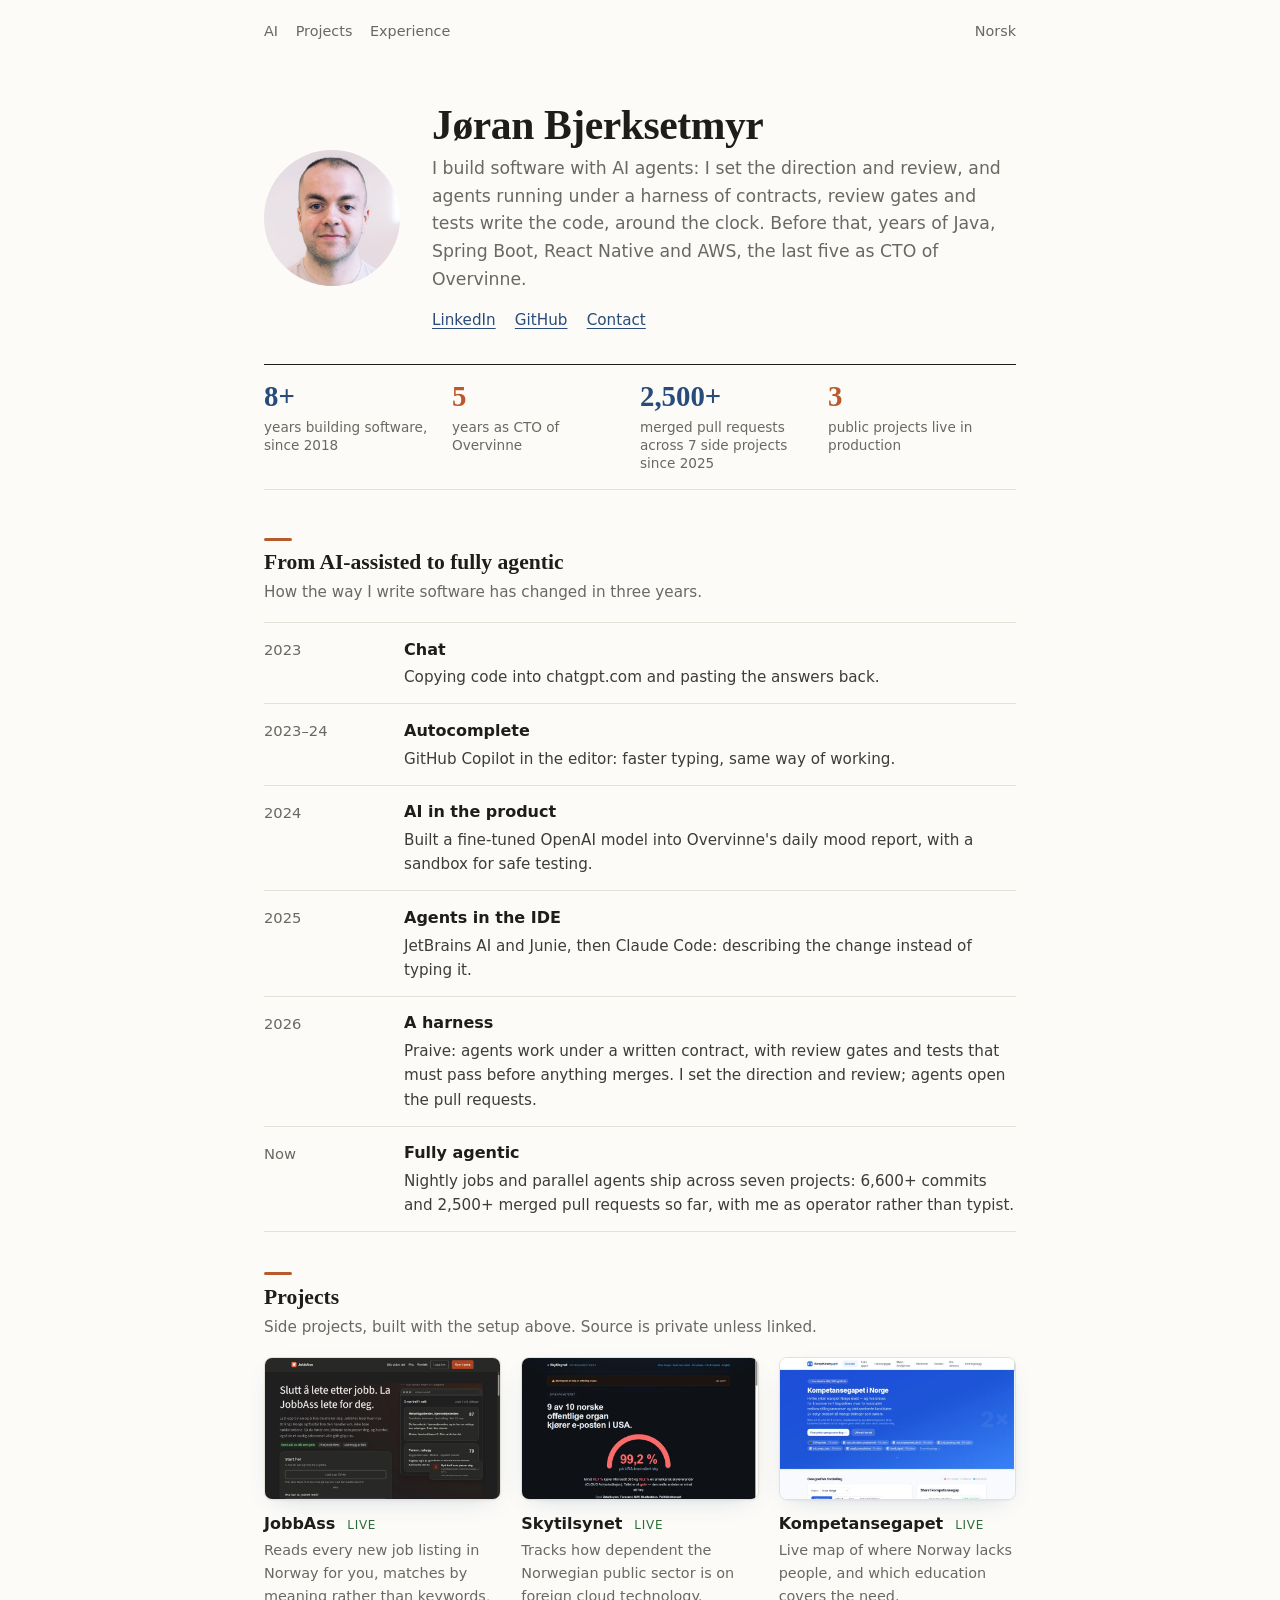
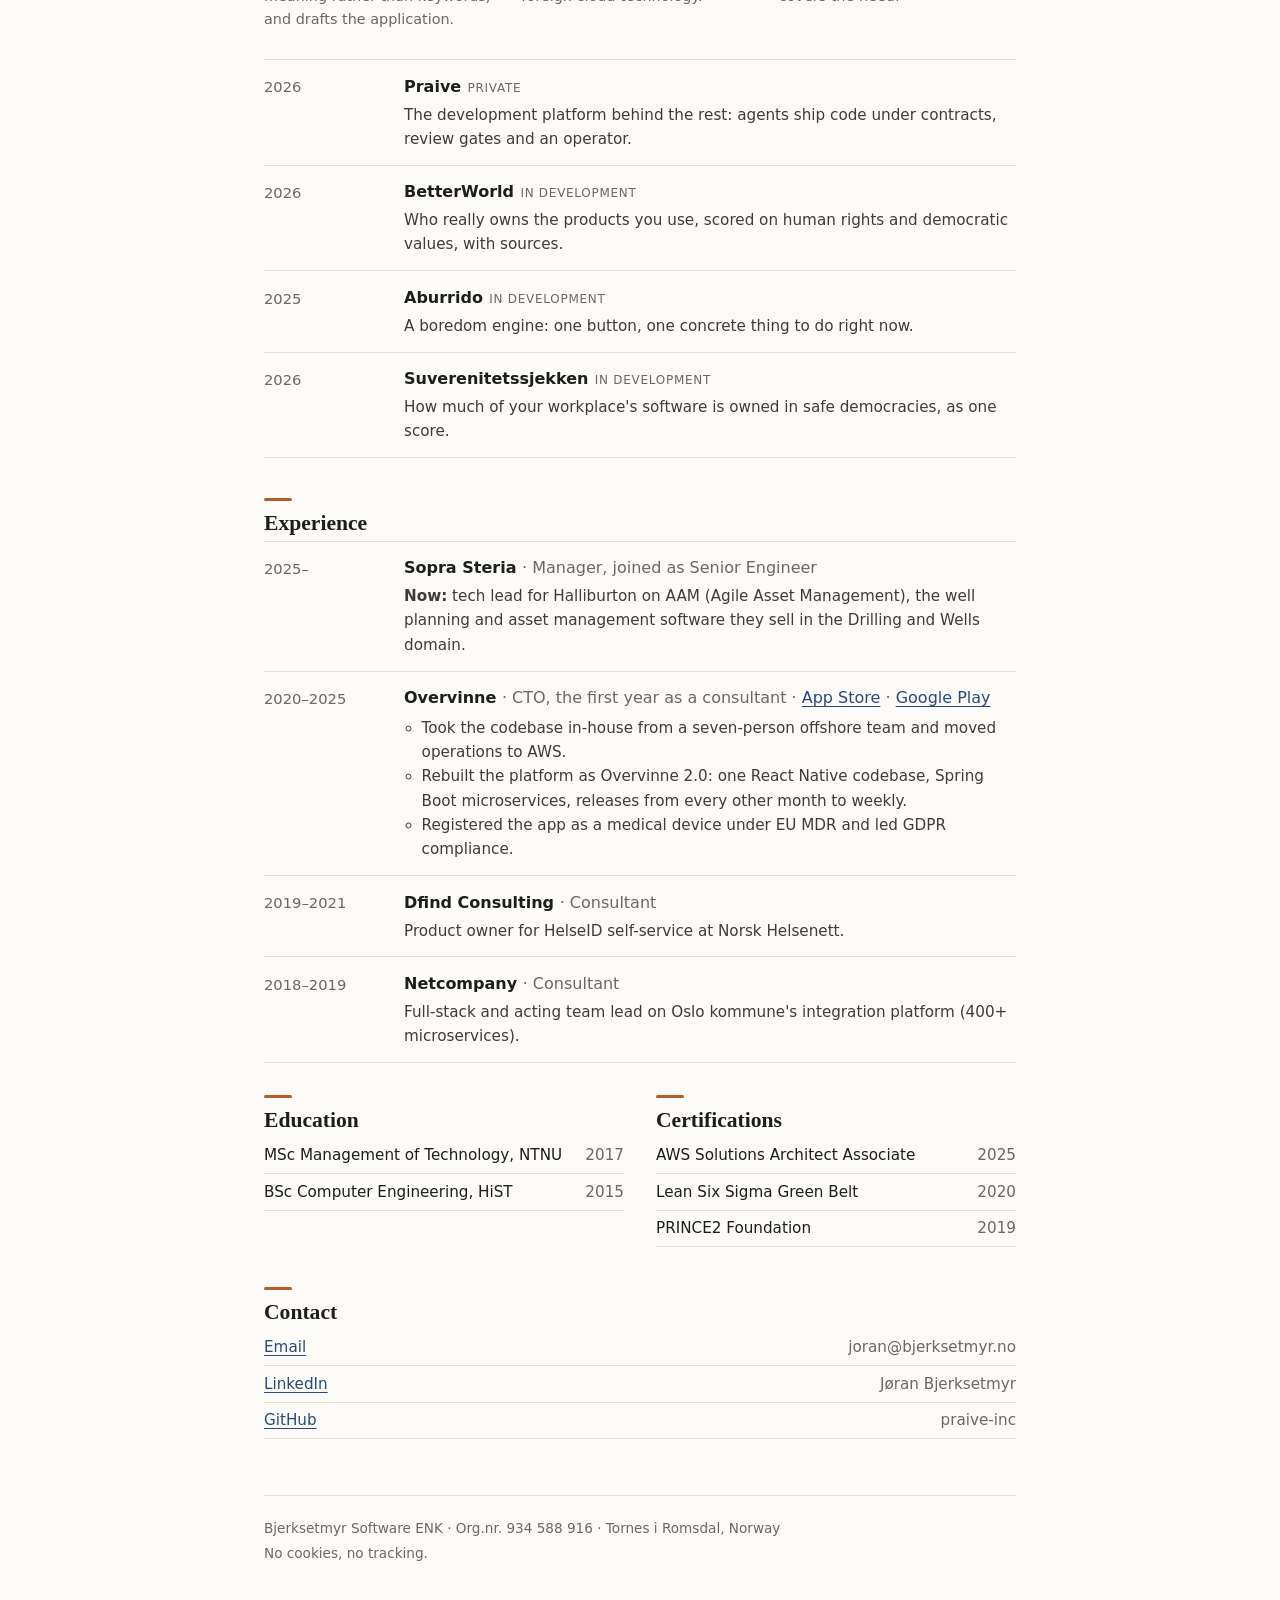
<file: index.html>
<!doctype html>
<html lang="en">
<head>
  <meta charset="utf-8">
  <meta name="viewport" content="width=device-width, initial-scale=1">
  <title>Jøran Bjerksetmyr: software engineer</title>
  <meta name="description" content="Jøran Bjerksetmyr, software engineer in Trondheim. Former CTO of Overvinne. Building JobbAss, Praive, Skytilsynet and Kompetansegapet with AI agents.">
  <link rel="canonical" href="https://bjerksetmyr.no/">
  <link rel="alternate" hreflang="nb" href="https://bjerksetmyr.no/no/">
  <link rel="icon" href="/favicon.svg" type="image/svg+xml">
  <link rel="stylesheet" href="/style.css">
</head>
<body>
  <div class="wrap">
    <header class="top">
      <nav>
        <a href="#ai">AI</a>
        <a href="#projects">Projects</a>
        <a href="#experience">Experience</a>
      </nav>
      <a href="/no/" hreflang="nb" lang="nb">Norsk</a>
    </header>

    <main>
      <div class="intro">
        <img src="/photo.jpg" alt="Jøran Bjerksetmyr" width="400" height="400">
        <div>
          <h1>Jøran Bjerksetmyr</h1>
          <p class="lede">I build software with AI agents: I set the direction and review, and agents running under a harness of
            contracts, review gates and tests write the code, around the clock. Before that, years of Java, Spring Boot,
            React Native and AWS, the last five as CTO of Overvinne.</p>
          <p class="links">
            <a href="https://www.linkedin.com/in/joranbjerksetmyr/">LinkedIn</a>
            <a href="https://github.com/praive-inc">GitHub</a>
            <a href="#contact">Contact</a>
          </p>
        </div>
      </div>

      <div class="stats">
        <div><b>8+</b><span>years building software, since 2018</span></div>
        <div><b>5</b><span>years as CTO of Overvinne</span></div>
        <div><b>2,500+</b><span>merged pull requests across 7 side projects since 2025</span></div>
        <div><b>3</b><span>public projects live in production</span></div>
      </div>

      <section id="ai">
        <h2>From AI-assisted to fully agentic</h2>
        <p class="sub">How the way I write software has changed in three years.</p>
        <ol class="rows">
          <li><span class="when">2023</span><div><h3>Chat</h3>
            <p>Copying code into chatgpt.com and pasting the answers back.</p></div></li>
          <li><span class="when">2023–24</span><div><h3>Autocomplete</h3>
            <p>GitHub Copilot in the editor: faster typing, same way of working.</p></div></li>
          <li><span class="when">2024</span><div><h3>AI in the product</h3>
            <p>Built a fine-tuned OpenAI model into Overvinne's daily mood report, with a sandbox for safe testing.</p></div></li>
          <li><span class="when">2025</span><div><h3>Agents in the IDE</h3>
            <p>JetBrains AI and Junie, then Claude Code: describing the change instead of typing it.</p></div></li>
          <li><span class="when">2026</span><div><h3>A harness</h3>
            <p>Praive: agents work under a written contract, with review gates and tests that must pass before
              anything merges. I set the direction and review; agents open the pull requests.</p></div></li>
          <li><span class="when">Now</span><div><h3>Fully agentic</h3>
            <p>Nightly jobs and parallel agents ship across seven projects: 6,600+ commits and 2,500+ merged
              pull requests so far, with me as operator rather than typist.</p></div></li>
        </ol>
      </section>

      <section id="projects">
        <h2>Projects</h2>
        <p class="sub">Side projects, built with the setup above. Source is private unless linked.</p>
        <div class="shots">
          <a class="shot" href="https://jobbass.no">
            <img src="/img/jobbass.jpg" alt="JobbAss front page" width="800" height="480" loading="lazy">
            <h3>JobbAss <span class="status live">Live</span></h3>
            <p>Reads every new job listing in Norway for you, matches by meaning rather than keywords, and drafts the application.</p>
          </a>
          <a class="shot" href="https://skytilsynet.no">
            <img src="/img/skytilsynet.jpg" alt="Skytilsynet front page" width="800" height="480" loading="lazy">
            <h3>Skytilsynet <span class="status live">Live</span></h3>
            <p>Tracks how dependent the Norwegian public sector is on foreign cloud technology.</p>
          </a>
          <a class="shot" href="https://kompetansegapet.no">
            <img src="/img/kompetansegapet.jpg" alt="Kompetansegapet front page" width="800" height="480" loading="lazy">
            <h3>Kompetansegapet <span class="status live">Live</span></h3>
            <p>Live map of where Norway lacks people, and which education covers the need.</p>
          </a>
        </div>
        <ul class="rows" style="margin-top:1.75rem">
          <li><span class="when">2026</span><div><h3>Praive<span class="status">Private</span></h3>
            <p>The development platform behind the rest: agents ship code under contracts, review gates and an operator.</p></div></li>
          <li><span class="when">2026</span><div><h3>BetterWorld<span class="status">In development</span></h3>
            <p>Who really owns the products you use, scored on human rights and democratic values, with sources.</p></div></li>
          <li><span class="when">2025</span><div><h3>Aburrido<span class="status">In development</span></h3>
            <p>A boredom engine: one button, one concrete thing to do right now.</p></div></li>
          <li><span class="when">2026</span><div><h3>Suverenitetssjekken<span class="status">In development</span></h3>
            <p>How much of your workplace's software is owned in safe democracies, as one score.</p></div></li>
        </ul>
      </section>

      <section id="experience">
        <h2>Experience</h2>
        <ol class="rows">
          <li><span class="when">2025–</span><div><h3>Sopra Steria <span class="meta">· Manager, joined as Senior Engineer</span></h3>
            <p><strong>Now:</strong> tech lead for Halliburton on AAM (Agile Asset Management), the well planning and
              asset management software they sell in the Drilling and Wells domain.</p></div></li>
          <li><span class="when">2020–2025</span><div><h3>Overvinne <span class="meta">· CTO, the first year as a consultant · <a href="https://apps.apple.com/no/app/overvinne-support-and-coping/id1436605082">App Store</a> · <a href="https://play.google.com/store/apps/details?id=com.superego.aidoru.autoovervinne">Google Play</a></span></h3>
            <ul>
              <li>Took the codebase in-house from a seven-person offshore team and moved operations to AWS.</li>
              <li>Rebuilt the platform as Overvinne 2.0: one React Native codebase, Spring Boot microservices,
                releases from every other month to weekly.</li>
              <li>Registered the app as a medical device under EU MDR and led GDPR compliance.</li>
            </ul></div></li>
          <li><span class="when">2019–2021</span><div><h3>Dfind Consulting <span class="meta">· Consultant</span></h3>
            <p>Product owner for HelseID self-service at Norsk Helsenett.</p></div></li>
          <li><span class="when">2018–2019</span><div><h3>Netcompany <span class="meta">· Consultant</span></h3>
            <p>Full-stack and acting team lead on Oslo kommune's integration platform (400+ microservices).</p></div></li>
        </ol>

        <div class="cols" style="margin-top:2rem">
          <div>
            <h2>Education</h2>
            <ul class="plain">
              <li>MSc Management of Technology, NTNU <span>2017</span></li>
              <li>BSc Computer Engineering, HiST <span>2015</span></li>
            </ul>
          </div>
          <div>
            <h2>Certifications</h2>
            <ul class="plain">
              <li>AWS Solutions Architect Associate <span>2025</span></li>
              <li>Lean Six Sigma Green Belt <span>2020</span></li>
              <li>PRINCE2 Foundation <span>2019</span></li>
            </ul>
          </div>
        </div>
      </section>

      <section id="contact">
        <h2>Contact</h2>
        <ul class="plain">
          <li><a href="mailto:joran@bjerksetmyr.no">Email</a> <span>joran@bjerksetmyr.no</span></li>
          <li><a href="https://www.linkedin.com/in/joranbjerksetmyr/">LinkedIn</a> <span>Jøran Bjerksetmyr</span></li>
          <li><a href="https://github.com/praive-inc">GitHub</a> <span>praive-inc</span></li>
        </ul>
      </section>
    </main>

    <footer>
      <p>Bjerksetmyr Software ENK · Org.nr. 934 588 916 · Tornes i Romsdal, Norway</p>
      <p>No cookies, no tracking.</p>
    </footer>
  </div>
</body>
</html>
</file>
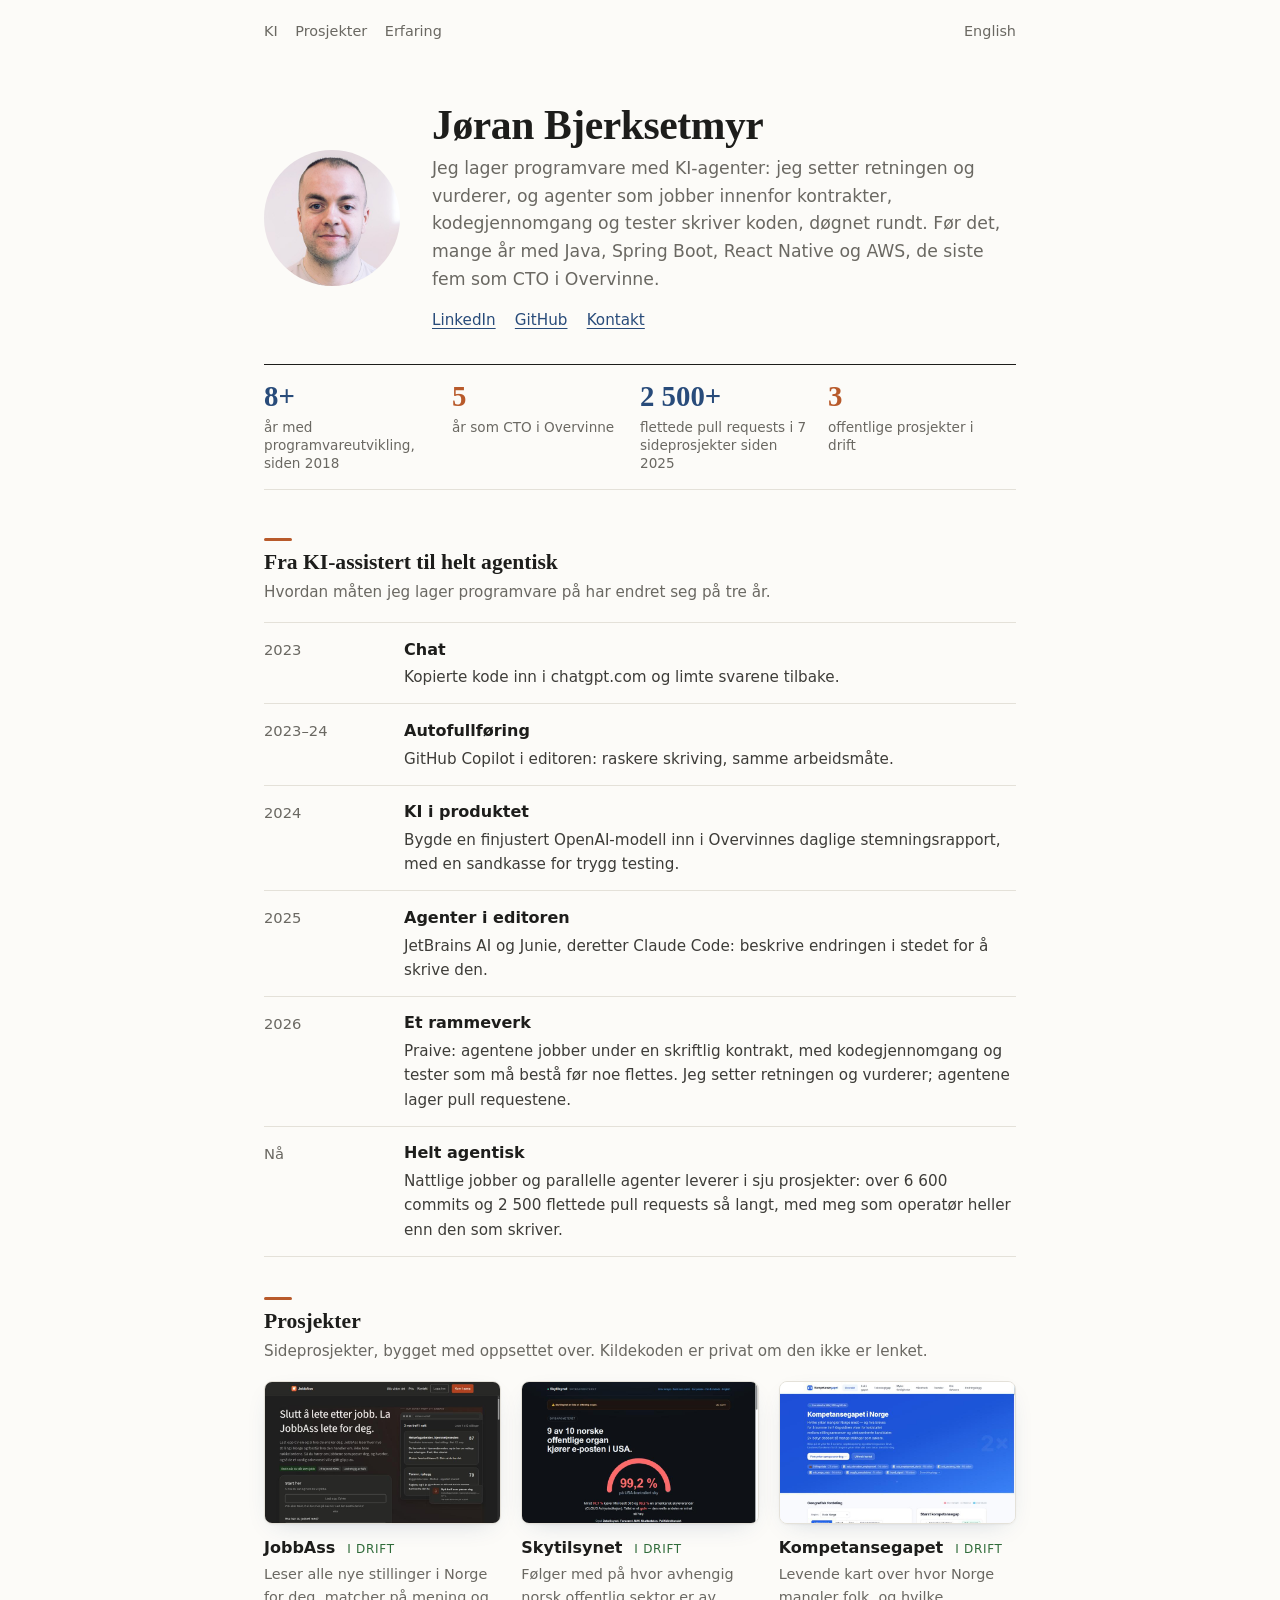
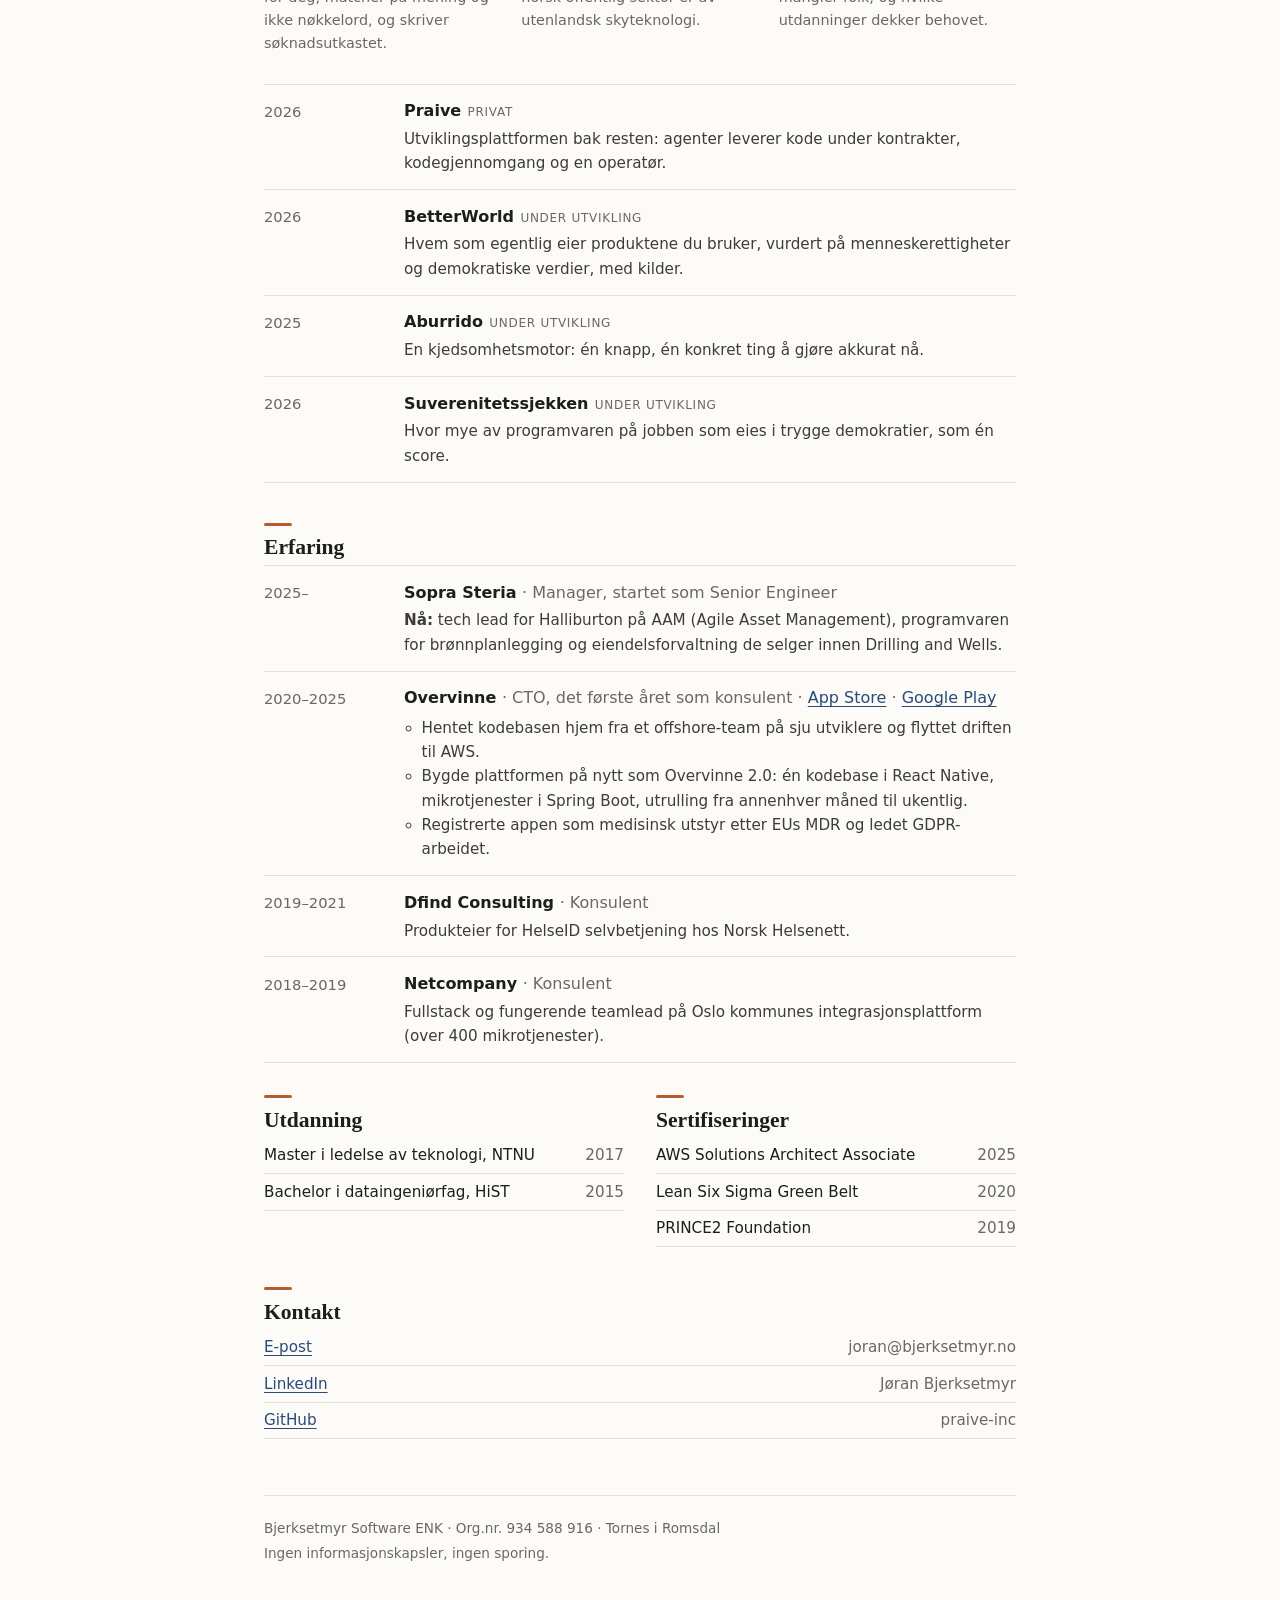
<file: no/index.html>
<!doctype html>
<html lang="nb">
<head>
  <meta charset="utf-8">
  <meta name="viewport" content="width=device-width, initial-scale=1">
  <title>Jøran Bjerksetmyr: programvareutvikler</title>
  <meta name="description" content="Jøran Bjerksetmyr, programvareutvikler i Trondheim. Tidligere CTO i Overvinne. Lager JobbAss, Praive, Skytilsynet og Kompetansegapet med KI-agenter.">
  <link rel="canonical" href="https://bjerksetmyr.no/no/">
  <link rel="alternate" hreflang="en" href="https://bjerksetmyr.no/">
  <link rel="icon" href="/favicon.svg" type="image/svg+xml">
  <link rel="stylesheet" href="/style.css">
</head>
<body>
  <div class="wrap">
    <header class="top">
      <nav>
        <a href="#ki">KI</a>
        <a href="#prosjekter">Prosjekter</a>
        <a href="#erfaring">Erfaring</a>
      </nav>
      <a href="/" hreflang="en" lang="en">English</a>
    </header>

    <main>
      <div class="intro">
        <img src="/photo.jpg" alt="Jøran Bjerksetmyr" width="400" height="400">
        <div>
          <h1>Jøran Bjerksetmyr</h1>
          <p class="lede">Jeg lager programvare med KI-agenter: jeg setter retningen og vurderer, og agenter som jobber innenfor
            kontrakter, kodegjennomgang og tester skriver koden, døgnet rundt. Før det, mange år med Java, Spring Boot,
            React Native og AWS, de siste fem som CTO i Overvinne.</p>
          <p class="links">
            <a href="https://www.linkedin.com/in/joranbjerksetmyr/">LinkedIn</a>
            <a href="https://github.com/praive-inc">GitHub</a>
            <a href="#kontakt">Kontakt</a>
          </p>
        </div>
      </div>

      <div class="stats">
        <div><b>8+</b><span>år med programvareutvikling, siden 2018</span></div>
        <div><b>5</b><span>år som CTO i Overvinne</span></div>
        <div><b>2 500+</b><span>flettede pull requests i 7 sideprosjekter siden 2025</span></div>
        <div><b>3</b><span>offentlige prosjekter i drift</span></div>
      </div>

      <section id="ki">
        <h2>Fra KI-assistert til helt agentisk</h2>
        <p class="sub">Hvordan måten jeg lager programvare på har endret seg på tre år.</p>
        <ol class="rows">
          <li><span class="when">2023</span><div><h3>Chat</h3>
            <p>Kopierte kode inn i chatgpt.com og limte svarene tilbake.</p></div></li>
          <li><span class="when">2023–24</span><div><h3>Autofullføring</h3>
            <p>GitHub Copilot i editoren: raskere skriving, samme arbeidsmåte.</p></div></li>
          <li><span class="when">2024</span><div><h3>KI i produktet</h3>
            <p>Bygde en finjustert OpenAI-modell inn i Overvinnes daglige stemningsrapport, med en sandkasse for trygg testing.</p></div></li>
          <li><span class="when">2025</span><div><h3>Agenter i editoren</h3>
            <p>JetBrains AI og Junie, deretter Claude Code: beskrive endringen i stedet for å skrive den.</p></div></li>
          <li><span class="when">2026</span><div><h3>Et rammeverk</h3>
            <p>Praive: agentene jobber under en skriftlig kontrakt, med kodegjennomgang og tester som må bestå før
              noe flettes. Jeg setter retningen og vurderer; agentene lager pull requestene.</p></div></li>
          <li><span class="when">Nå</span><div><h3>Helt agentisk</h3>
            <p>Nattlige jobber og parallelle agenter leverer i sju prosjekter: over 6 600 commits og 2 500 flettede
              pull requests så langt, med meg som operatør heller enn den som skriver.</p></div></li>
        </ol>
      </section>

      <section id="prosjekter">
        <h2>Prosjekter</h2>
        <p class="sub">Sideprosjekter, bygget med oppsettet over. Kildekoden er privat om den ikke er lenket.</p>
        <div class="shots">
          <a class="shot" href="https://jobbass.no">
            <img src="/img/jobbass.jpg" alt="Forsiden til JobbAss" width="800" height="480" loading="lazy">
            <h3>JobbAss <span class="status live">I drift</span></h3>
            <p>Leser alle nye stillinger i Norge for deg, matcher på mening og ikke nøkkelord, og skriver søknadsutkastet.</p>
          </a>
          <a class="shot" href="https://skytilsynet.no">
            <img src="/img/skytilsynet.jpg" alt="Forsiden til Skytilsynet" width="800" height="480" loading="lazy">
            <h3>Skytilsynet <span class="status live">I drift</span></h3>
            <p>Følger med på hvor avhengig norsk offentlig sektor er av utenlandsk skyteknologi.</p>
          </a>
          <a class="shot" href="https://kompetansegapet.no">
            <img src="/img/kompetansegapet.jpg" alt="Forsiden til Kompetansegapet" width="800" height="480" loading="lazy">
            <h3>Kompetansegapet <span class="status live">I drift</span></h3>
            <p>Levende kart over hvor Norge mangler folk, og hvilke utdanninger dekker behovet.</p>
          </a>
        </div>
        <ul class="rows" style="margin-top:1.75rem">
          <li><span class="when">2026</span><div><h3>Praive<span class="status">Privat</span></h3>
            <p>Utviklingsplattformen bak resten: agenter leverer kode under kontrakter, kodegjennomgang og en operatør.</p></div></li>
          <li><span class="when">2026</span><div><h3>BetterWorld<span class="status">Under utvikling</span></h3>
            <p>Hvem som egentlig eier produktene du bruker, vurdert på menneskerettigheter og demokratiske verdier, med kilder.</p></div></li>
          <li><span class="when">2025</span><div><h3>Aburrido<span class="status">Under utvikling</span></h3>
            <p>En kjedsomhetsmotor: én knapp, én konkret ting å gjøre akkurat nå.</p></div></li>
          <li><span class="when">2026</span><div><h3>Suverenitetssjekken<span class="status">Under utvikling</span></h3>
            <p>Hvor mye av programvaren på jobben som eies i trygge demokratier, som én score.</p></div></li>
        </ul>
      </section>

      <section id="erfaring">
        <h2>Erfaring</h2>
        <ol class="rows">
          <li><span class="when">2025–</span><div><h3>Sopra Steria <span class="meta">· Manager, startet som Senior Engineer</span></h3>
            <p><strong>Nå:</strong> tech lead for Halliburton på AAM (Agile Asset Management), programvaren for
              brønnplanlegging og eiendelsforvaltning de selger innen Drilling and Wells.</p></div></li>
          <li><span class="when">2020–2025</span><div><h3>Overvinne <span class="meta">· CTO, det første året som konsulent · <a href="https://apps.apple.com/no/app/overvinne-support-and-coping/id1436605082">App Store</a> · <a href="https://play.google.com/store/apps/details?id=com.superego.aidoru.autoovervinne">Google Play</a></span></h3>
            <ul>
              <li>Hentet kodebasen hjem fra et offshore-team på sju utviklere og flyttet driften til AWS.</li>
              <li>Bygde plattformen på nytt som Overvinne 2.0: én kodebase i React Native, mikrotjenester i Spring Boot,
                utrulling fra annenhver måned til ukentlig.</li>
              <li>Registrerte appen som medisinsk utstyr etter EUs MDR og ledet GDPR-arbeidet.</li>
            </ul></div></li>
          <li><span class="when">2019–2021</span><div><h3>Dfind Consulting <span class="meta">· Konsulent</span></h3>
            <p>Produkteier for HelseID selvbetjening hos Norsk Helsenett.</p></div></li>
          <li><span class="when">2018–2019</span><div><h3>Netcompany <span class="meta">· Konsulent</span></h3>
            <p>Fullstack og fungerende teamlead på Oslo kommunes integrasjonsplattform (over 400 mikrotjenester).</p></div></li>
        </ol>

        <div class="cols" style="margin-top:2rem">
          <div>
            <h2>Utdanning</h2>
            <ul class="plain">
              <li>Master i ledelse av teknologi, NTNU <span>2017</span></li>
              <li>Bachelor i dataingeniørfag, HiST <span>2015</span></li>
            </ul>
          </div>
          <div>
            <h2>Sertifiseringer</h2>
            <ul class="plain">
              <li>AWS Solutions Architect Associate <span>2025</span></li>
              <li>Lean Six Sigma Green Belt <span>2020</span></li>
              <li>PRINCE2 Foundation <span>2019</span></li>
            </ul>
          </div>
        </div>
      </section>

      <section id="kontakt">
        <h2>Kontakt</h2>
        <ul class="plain">
          <li><a href="mailto:joran@bjerksetmyr.no">E-post</a> <span>joran@bjerksetmyr.no</span></li>
          <li><a href="https://www.linkedin.com/in/joranbjerksetmyr/">LinkedIn</a> <span>Jøran Bjerksetmyr</span></li>
          <li><a href="https://github.com/praive-inc">GitHub</a> <span>praive-inc</span></li>
        </ul>
      </section>
    </main>

    <footer>
      <p>Bjerksetmyr Software ENK · Org.nr. 934 588 916 · Tornes i Romsdal</p>
      <p>Ingen informasjonskapsler, ingen sporing.</p>
    </footer>
  </div>
</body>
</html>
</file>
<file: style.css>
:root {
  --paper: #fcfbf8;
  --ink: #1d1d1b;
  --muted: #6a6862;
  --rule: #e4e1d9;
  --accent: #284b7a;
  --accent-soft: #e8eef6;
  --warm: #b85a2b;
  --warm-soft: #f7ebe2;
  --serif: "Iowan Old Style", "Palatino Linotype", Palatino, Georgia, serif;
  --sans: system-ui, -apple-system, "Segoe UI", Roboto, sans-serif;
  color-scheme: light;
}
* { box-sizing: border-box; }
html { -webkit-text-size-adjust: 100%; }
body { margin: 0; background: var(--paper); color: var(--ink); font: 1rem/1.6 var(--sans); }
a { color: var(--accent); text-decoration-thickness: 1px; text-underline-offset: 0.2em; }
.wrap { max-width: 50rem; margin: 0 auto; padding: 0 1.5rem; }

.top { display: flex; justify-content: space-between; align-items: center; padding: 1.25rem 0; font-size: 0.9rem; }
.top nav { display: flex; gap: 1.1rem; flex-wrap: wrap; }
.top a { color: var(--muted); text-decoration: none; }
.top a:hover { color: var(--accent); }

.intro { display: grid; grid-template-columns: 8.5rem 1fr; gap: 2rem; align-items: center; padding: 2.5rem 0 2rem; }
.intro img { width: 8.5rem; height: 8.5rem; border-radius: 50%; object-fit: cover; }
.intro h1 { font: 600 clamp(2rem, 5vw, 2.6rem)/1.1 var(--serif); margin: 0 0 0.4rem; letter-spacing: -0.01em; }
.intro .lede { margin: 0 0 0.9rem; color: var(--muted); font-size: 1.08rem; }
.intro .links { display: flex; gap: 1.2rem; margin: 0; font-size: 0.95rem; }

.stats { display: grid; grid-template-columns: repeat(4, 1fr); border-top: 1px solid var(--ink); border-bottom: 1px solid var(--rule); margin: 0 0 1rem; }
.stats div { padding: 1rem 0.75rem 1rem 0; }
.stats b { display: block; font: 600 1.8rem/1.1 var(--serif); }
.stats span { color: var(--muted); font-size: 0.85rem; line-height: 1.35; display: block; margin-top: 0.3rem; }

section { padding: 2rem 0 0.5rem; }
h2 { font: 600 1.35rem/1.2 var(--serif); margin: 0 0 0.25rem; }
.sub { color: var(--muted); margin: 0 0 1.1rem; font-size: 0.95rem; }

.rows { list-style: none; margin: 0; padding: 0; border-top: 1px solid var(--rule); }
.rows > li { display: grid; grid-template-columns: 7.5rem 1fr; gap: 1.25rem; padding: 0.85rem 0; border-bottom: 1px solid var(--rule); }
.rows .when { color: var(--muted); font-variant-numeric: tabular-nums; font-size: 0.92rem; padding-top: 0.1rem; }
.rows h3 { font-size: 1rem; margin: 0; font-weight: 600; }
.rows h3 .meta { font-weight: 400; color: var(--muted); }
.rows p { margin: 0.2rem 0 0; color: #3d3c38; font-size: 0.95rem; }
.rows ul { margin: 0.3rem 0 0; padding-left: 1.1rem; color: #3d3c38; font-size: 0.95rem; }
.status { font-size: 0.75rem; letter-spacing: 0.06em; text-transform: uppercase; color: var(--muted); margin-left: 0.4rem; font-weight: 500; }
.status.live { color: #2f6b3a; }

.cols { display: grid; grid-template-columns: 1fr 1fr; gap: 2rem; }
.plain { list-style: none; margin: 0; padding: 0; }
.plain li { padding: 0.35rem 0; border-bottom: 1px solid var(--rule); font-size: 0.95rem; display: flex; justify-content: space-between; gap: 1rem; }
.plain li span { color: var(--muted); font-variant-numeric: tabular-nums; }

footer { margin-top: 3rem; border-top: 1px solid var(--rule); padding: 1.25rem 0 2.5rem; color: var(--muted); font-size: 0.85rem; }
footer p { margin: 0.15rem 0; }

@media (max-width: 40rem) {
  .intro { grid-template-columns: 1fr; gap: 1rem; padding-top: 1rem; }
  .intro img { width: 6.5rem; height: 6.5rem; }
  .stats { grid-template-columns: 1fr 1fr; }
  .rows > li { grid-template-columns: 1fr; gap: 0.15rem; }
  .cols { grid-template-columns: 1fr; }
  .top { flex-direction: column; align-items: flex-start; gap: 0.4rem; }
}

.hero { padding: 3rem 0 2rem; }
.kicker { font-size: 0.8rem; letter-spacing: 0.08em; text-transform: uppercase; color: var(--muted); margin: 0 0 0.75rem; }
.hero h1 { font: 600 clamp(1.9rem, 5vw, 2.6rem)/1.15 var(--serif); margin: 0 0 1rem; letter-spacing: -0.01em; max-width: 40rem; }
.hero .lede { color: var(--muted); font-size: 1.1rem; margin: 0 0 1.1rem; max-width: 40rem; }
.hero .links { display: flex; gap: 1.2rem; margin: 0; }
.note { color: var(--muted); font-size: 0.9rem; margin: 0.9rem 0 0; }
.person { display: grid; grid-template-columns: 5.5rem 1fr; gap: 1.25rem; align-items: center; }
.person img { width: 5.5rem; height: 5.5rem; border-radius: 50%; object-fit: cover; }
.person p { margin: 0; }

/* colour and graphics */
.kicker { color: var(--warm); font-weight: 600; }
.stats b { color: var(--accent); }
.stats div:nth-child(2n) b { color: var(--warm); }
h2::before { content: ""; display: block; width: 1.75rem; height: 3px; background: var(--warm); margin-bottom: 0.6rem; border-radius: 2px; }
.intro h1::before, .hero h1::before { content: none; }

.offer { display: grid; grid-template-columns: repeat(auto-fit, minmax(14rem, 1fr)); gap: 1rem; }
.offer a.tile { display: block; text-decoration: none; color: inherit; background: #fff; border: 1px solid var(--rule);
  border-radius: 0.6rem; padding: 1.1rem 1.1rem 1.2rem; transition: border-color .15s, transform .15s; }
.offer a.tile:hover { border-color: var(--accent); transform: translateY(-2px); }
.tile .icon { width: 2.4rem; height: 2.4rem; border-radius: 0.5rem; display: grid; place-items: center; margin-bottom: 0.75rem; }
.tile .icon.blue { background: var(--accent-soft); color: var(--accent); }
.tile .icon.warm { background: var(--warm-soft); color: var(--warm); }
.tile h3 { margin: 0 0 0.3rem; font: 600 1.1rem/1.25 var(--serif); }
.tile p { margin: 0; color: #3d3c38; font-size: 0.95rem; }
.tile .more { display: inline-block; margin-top: 0.7rem; color: var(--accent); font-size: 0.9rem; font-weight: 600; }

.shots { display: grid; grid-template-columns: repeat(auto-fit, minmax(14rem, 1fr)); gap: 1.25rem; }
.shot { text-decoration: none; color: inherit; }
.shot img { width: 100%; height: auto; display: block; border-radius: 0.5rem; border: 1px solid var(--rule);
  box-shadow: 0 1px 2px rgba(0,0,0,.04), 0 8px 24px -12px rgba(40,75,122,.25); }
.shot h3 { margin: 0.7rem 0 0.15rem; font-size: 1rem; }
.shot p { margin: 0; color: var(--muted); font-size: 0.9rem; }
.chips { display: flex; flex-wrap: wrap; gap: 0.5rem; margin-top: 1rem; }
.chips span { background: var(--warm-soft); color: #6e3517; font-size: 0.85rem; padding: 0.25rem 0.65rem; border-radius: 0.35rem; }

.diagram { margin: 1.25rem 0 0.5rem; background: #fff; border: 1px solid var(--rule); border-radius: 0.6rem; padding: 1rem; }
.diagram svg { width: 100%; height: auto; display: block; }
.band { background: var(--accent-soft); border-radius: 0.75rem; padding: 1.5rem; margin-top: 1rem; }
</file>
